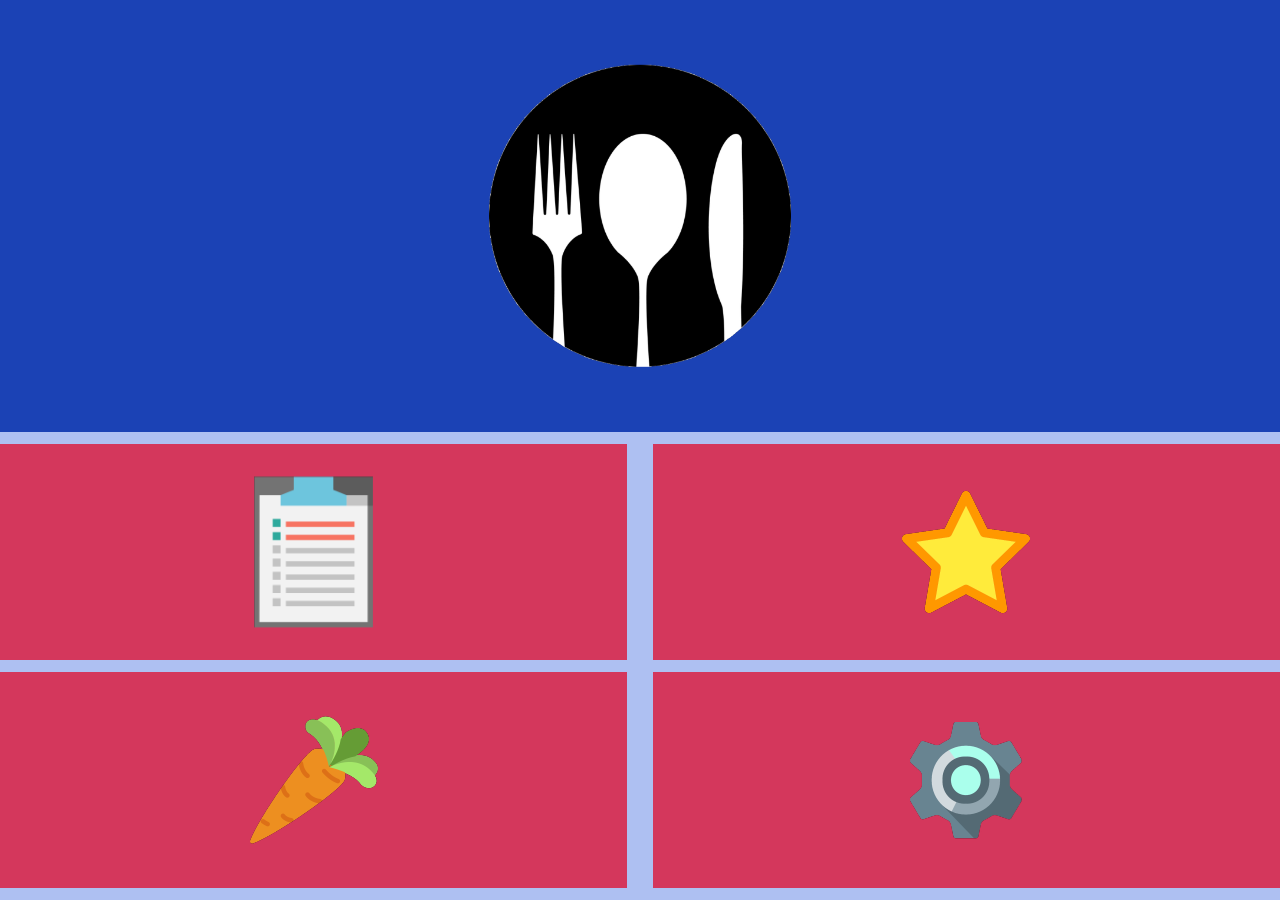
<file: index.html>
<!DOCTYPE html>
<html lang="en">
<head>
<meta charset="utf-8" />
<title>Cooking Assistant - Home</title>
<link rel="stylesheet" href="css/style.css" />
<link rel="manifest" href="manifest.json">
<meta name="viewport" content="width=device-width, initial-scale=1.0, user-scalable=yes">
</head>

<body>
	<main class="homeContainer">
		<!-- Top element -->
		<section class="topDiv">
			<img id="logo" src="img/logo.png">
		</section>
	
		<!-- 2x2 Grid -->
		<div class="grid" onclick="location.href='list.html'">
			<img class="icon" src="img/list.png">
		</div>
		<div class="grid" onclick="location.href='favlist.html'">
			<img class="icon" src="img/favourites.png">
		</div>
		<div class="grid" onclick="location.href='incomplete.html'">
			<img class="icon" src="img/ingredients.png">
		</div>
		<div class="grid" onclick="location.href='incomplete.html'">
			<img class="icon" src="img/settings.png">
		</div>

	</main>
</body>

<script type="text/javascript" src="js/javascript.js"></script>
</file>
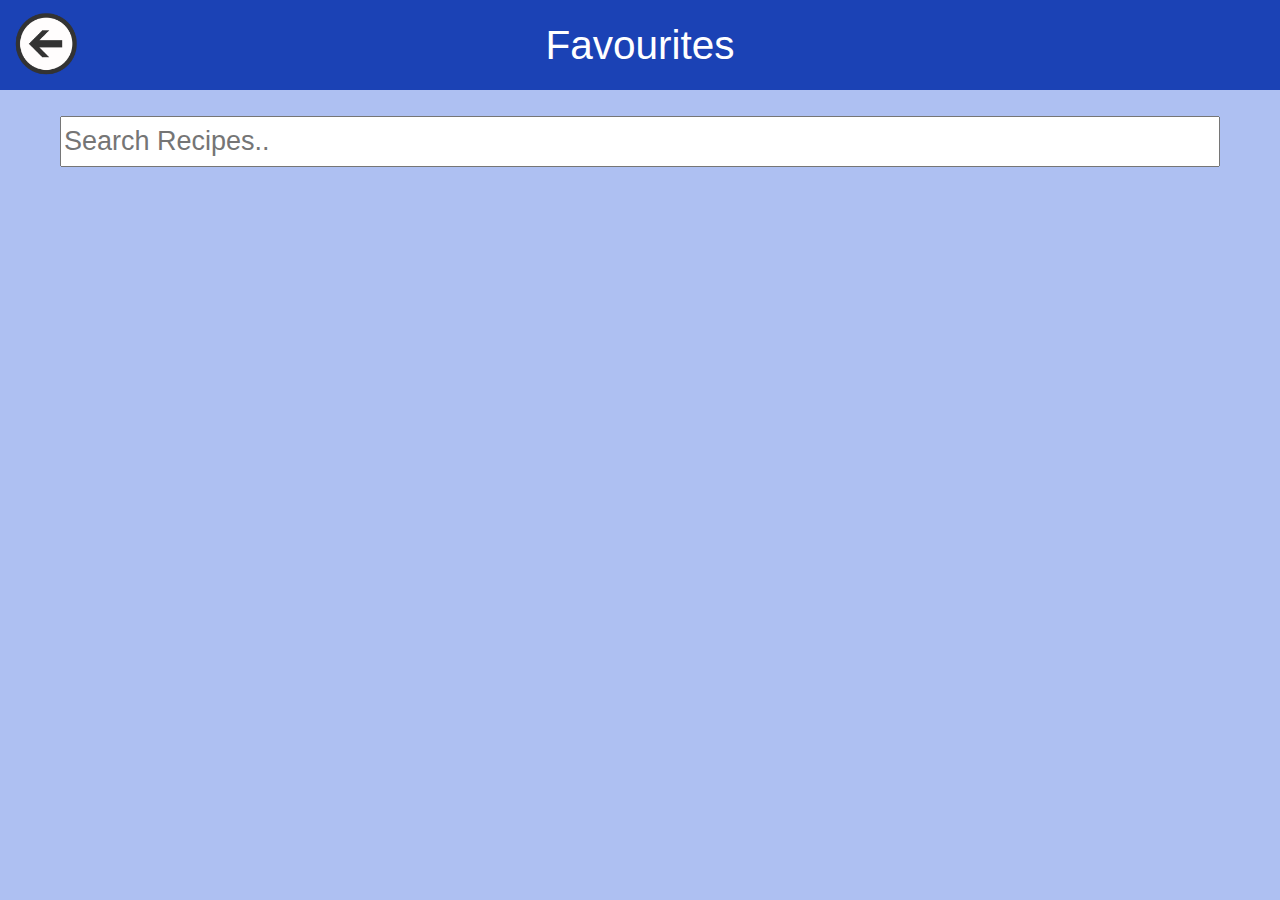
<file: favlist.html>
<!DOCTYPE html>
<html lang="en">
<head>
<meta charset="utf-8" />
<title>Cooking Assistant - Favourite List</title>
<link rel="stylesheet" href="css/style.css" />
<meta name="viewport" content="width=device-width, initial-scale=1.0, user-scalable=yes">
</head>

<body onload="favDisplay()">
	<main class="listContainer">
		<!-- Title Element -->
		<nav class="titleBar">
			<img class="backBtn" src="img/back.png" onclick="location.href='index.html'">
			<p class="pageTitle" >Favourites</p>
			<div class="titleBuffer"></div>
		</nav>
		<div class="titleSpacer"></div>
		
		<!-- searchbar -->
		<input class="searchBar" onkeyup="searchRecipe2()" type="text" id="searchBar" placeholder="Search Recipes.."> 
		
		<!-- recipe table -->
		<table id="recipeTable">
			<tr name="pizza" onclick="location.href='recipes/pizza.html'">
				<td><img class="listImg" src="img/pizza.jpg"></td>
				<td>Pizza</td>
			</tr>
			<tr name="tacos" onclick="location.href='recipes/tacos.html'">
				<td><img class="listImg" src="img/tacos.jpg"></td>
				<td>Tacos</td>
			</tr>
			<tr name="steak" onclick="location.href='recipes/steak.html'">
				<td><img class="listImg" src="img/steak.jpg"></td>
				<td>Steak</td>
			</tr>
			<tr name="spagbol" onclick="location.href='recipes/spagbol.html'">
				<td><img class="listImg" src="img/spaghettiBolognese.jpg"></td>
				<td>Spaghetti Bolognese</td>
			</tr>
			<tr name="donut" onclick="location.href='recipes/donut.html'">
				<td><img class="listImg" src="img/donut.jpg"></td>
				<td>Donuts</td>
			</tr>
		</table>

	</main>
	
</body>

<script type="text/javascript" src="js/javascript.js"></script>
</file>
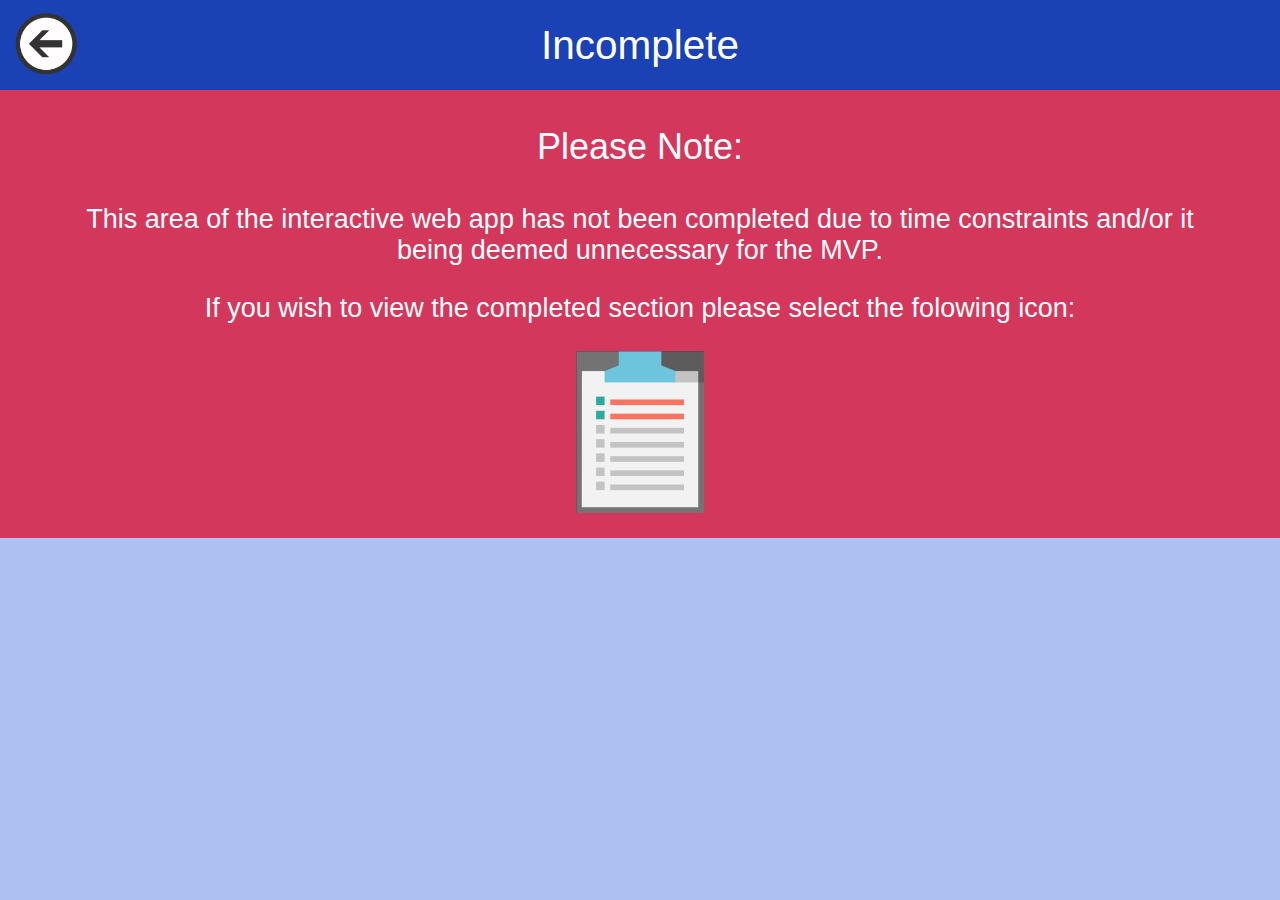
<file: incomplete.html>
<!DOCTYPE html>
<html lang="en">
<head>
<meta charset="utf-8" />
<title>Cooking Assistant - Incomplete</title>
<link rel="stylesheet" href="css/style.css" />
<meta name="viewport" content="width=device-width, initial-scale=1.0, user-scalable=yes">
</head>

<body>
	<main class="listContainer">
		<!-- Title Element -->
		<nav class="titleBar">
			<img class="backBtn" src="img/back.png" onclick="location.href='index.html'">
			<p class="pageTitle" >Incomplete</p>
			<div class="titleBuffer"></div>
		</nav>
		<div class="titleSpacer"></div>
		
		
		<!-- Notice text -->
		<section class="textBoxIncomplete" >
			<p class="subTitle" >Please Note:</p>
			<p>This area of the interactive web app has not been completed due to time constraints and/or it being deemed unnecessary for the MVP.</p>
			<p>If you wish to view the completed section please select the folowing icon:</p>
			<img class="noticeImg" src="img/list.png" onclick="location.href='list.html'">
		</section>
		
	</main>
</body>

<script type="text/javascript" src="js/javascript.js"></script>
</file>
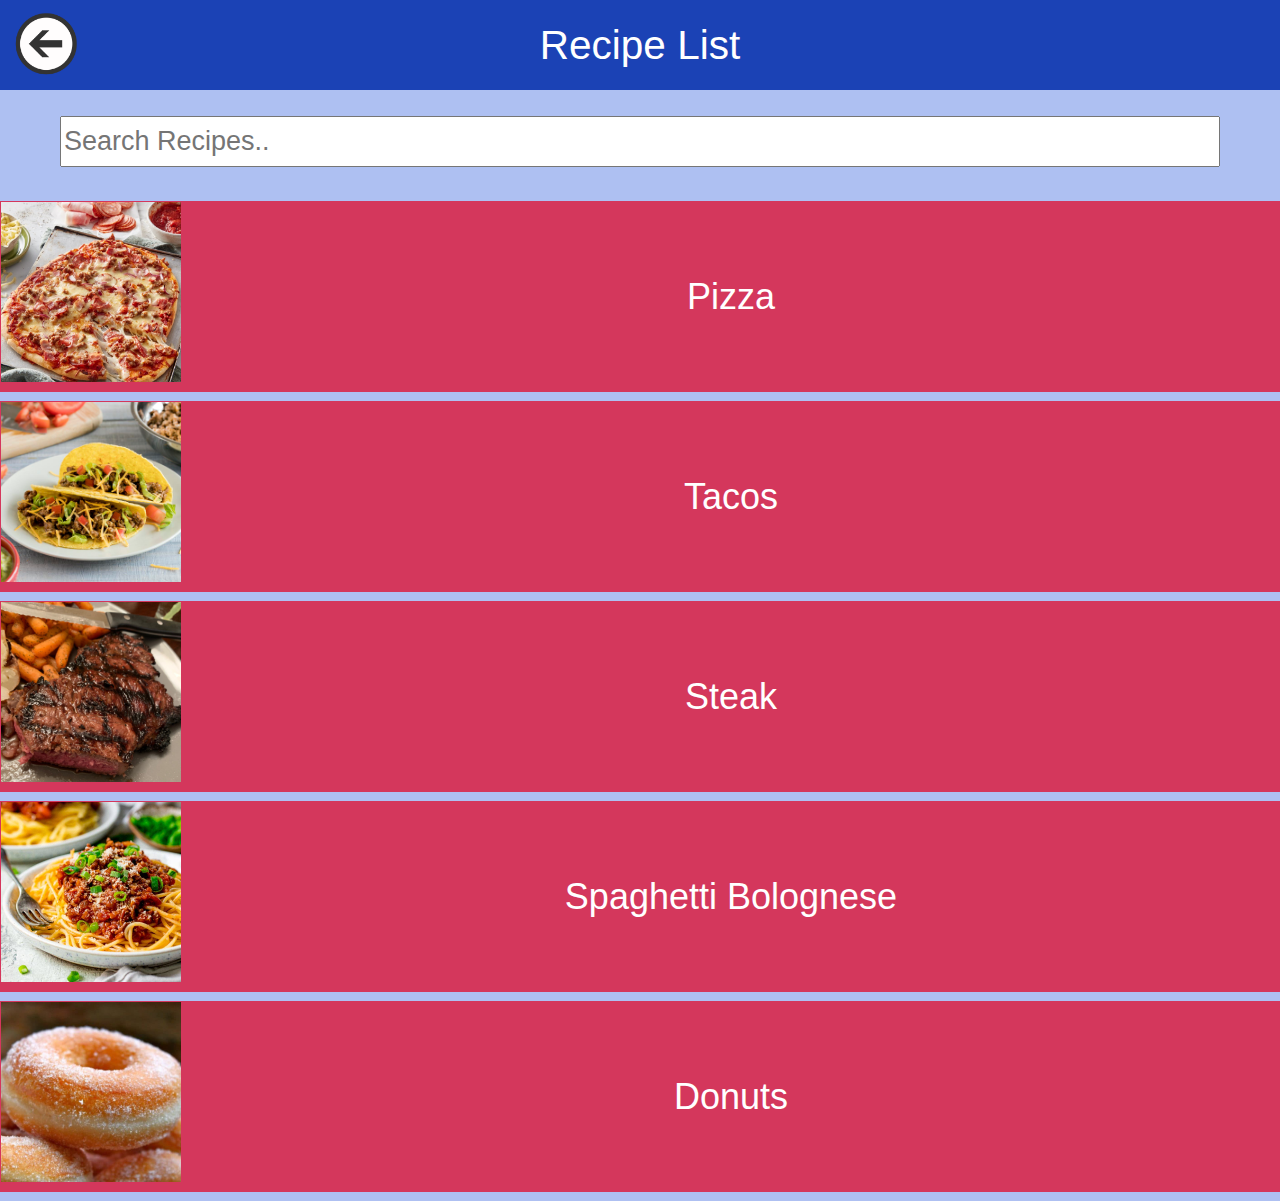
<file: list.html>
<!DOCTYPE html>
<html lang="en">
<head>
<meta charset="utf-8" />
<title>Cooking Assistant - List</title>
<link rel="stylesheet" href="css/style.css" />
<meta name="viewport" content="width=device-width, initial-scale=1.0, user-scalable=yes">
</head>

<body>
	<main class="listContainer">
		<!-- Title Element -->
		<nav class="titleBar">
			<img class="backBtn" src="img/back.png" onclick="location.href='index.html'">
			<p class="pageTitle" >Recipe List</p>
			<div class="titleBuffer"></div>
		</nav>
		<div class="titleSpacer"></div>
		
		<!-- searchbar -->
		<input class="searchBar" onkeyup="searchRecipe()" type="text" id="searchBar" placeholder="Search Recipes.."> 
		
		<!-- recipe table -->
		<table id="recipeTable">
			<tr onclick="location.href='recipes/pizza.html'">
				<td><img class="listImg" src="img/pizza.jpg"></td>
				<td>Pizza</td>
			</tr>
			<tr onclick="location.href='recipes/tacos.html'">
				<td><img class="listImg" src="img/tacos.jpg"></td>
				<td>Tacos</td>
			</tr>
			<tr onclick="location.href='recipes/steak.html'">
				<td><img class="listImg" src="img/steak.jpg"></td>
				<td>Steak</td>
			</tr>
			<tr onclick="location.href='recipes/spagbol.html'">
				<td><img class="listImg" src="img/spaghettiBolognese.jpg"></td>
				<td>Spaghetti Bolognese</td>
			</tr>
			<tr onclick="location.href='recipes/donut.html'">
				<td><img class="listImg" src="img/donut.jpg"></td>
				<td>Donuts</td>
			</tr>
		</table>

	</main>
	
</body>

<script type="text/javascript" src="js/javascript.js"></script>
</file>
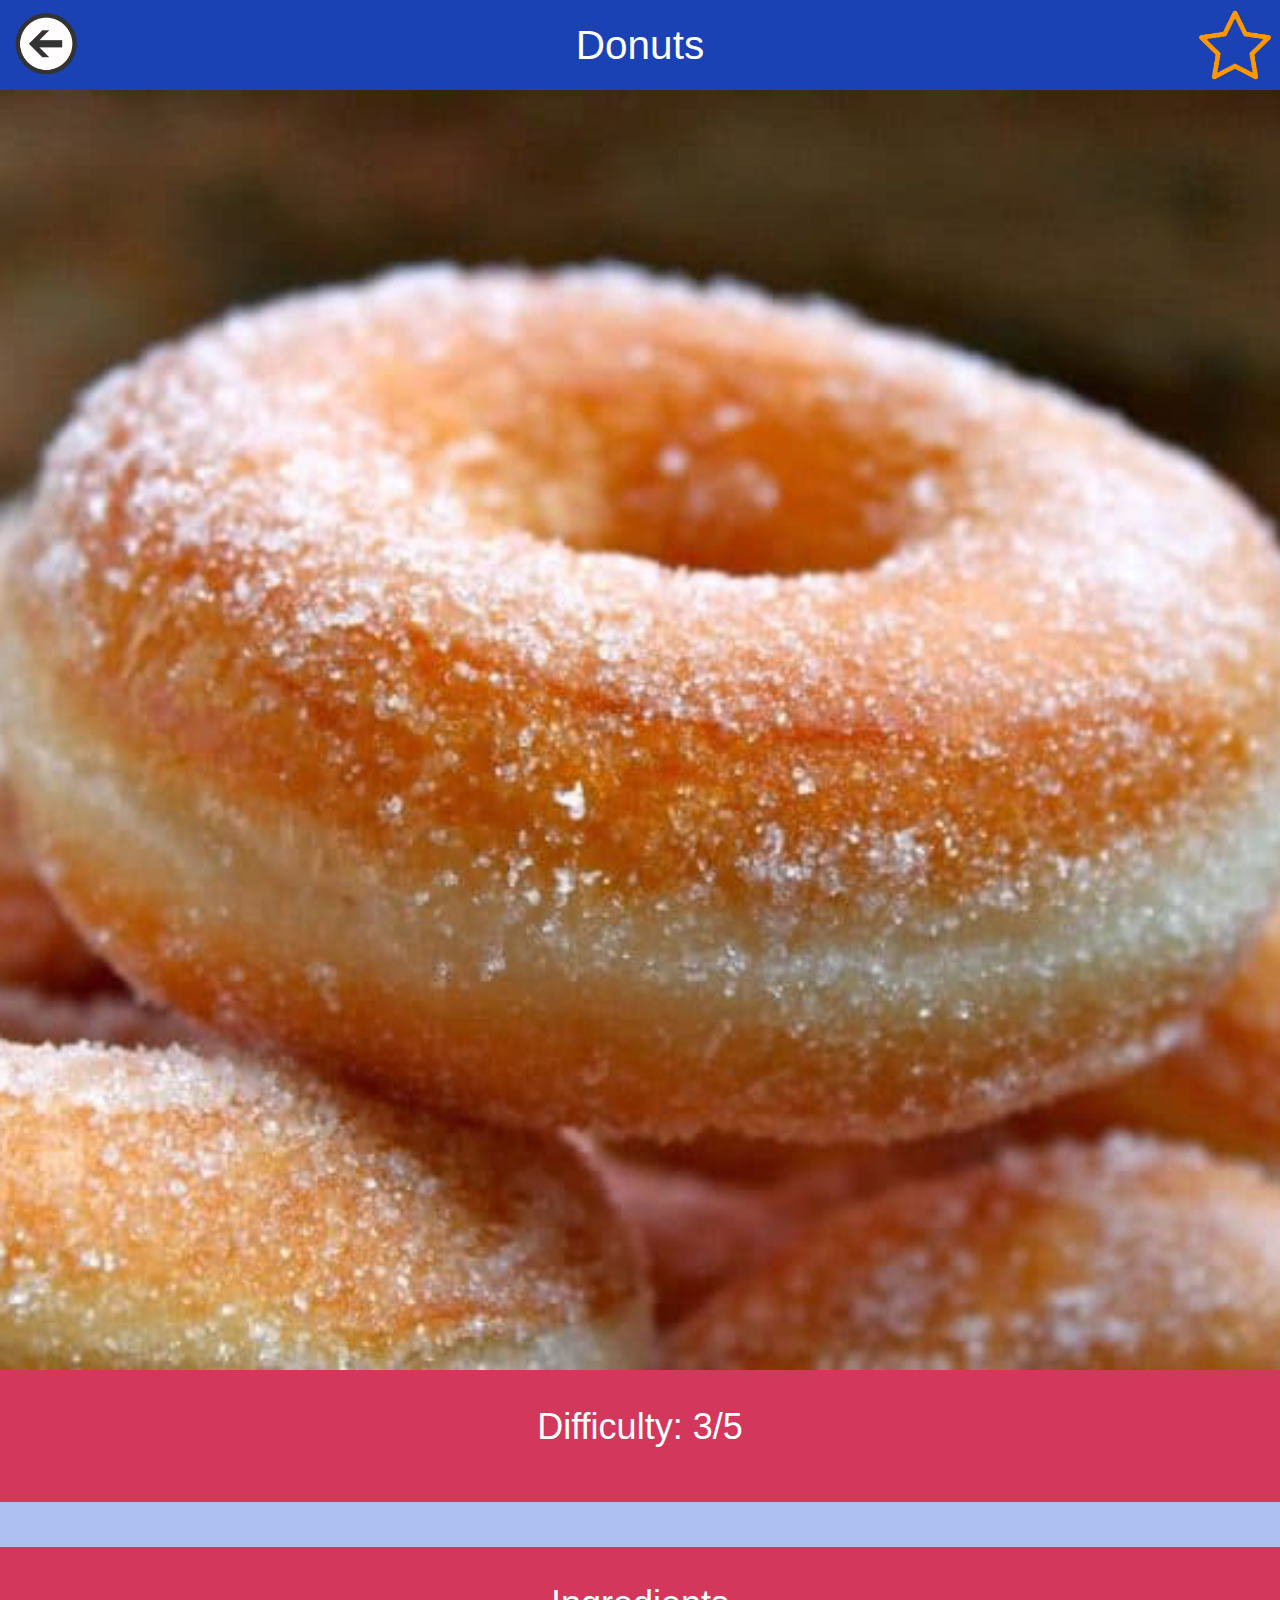
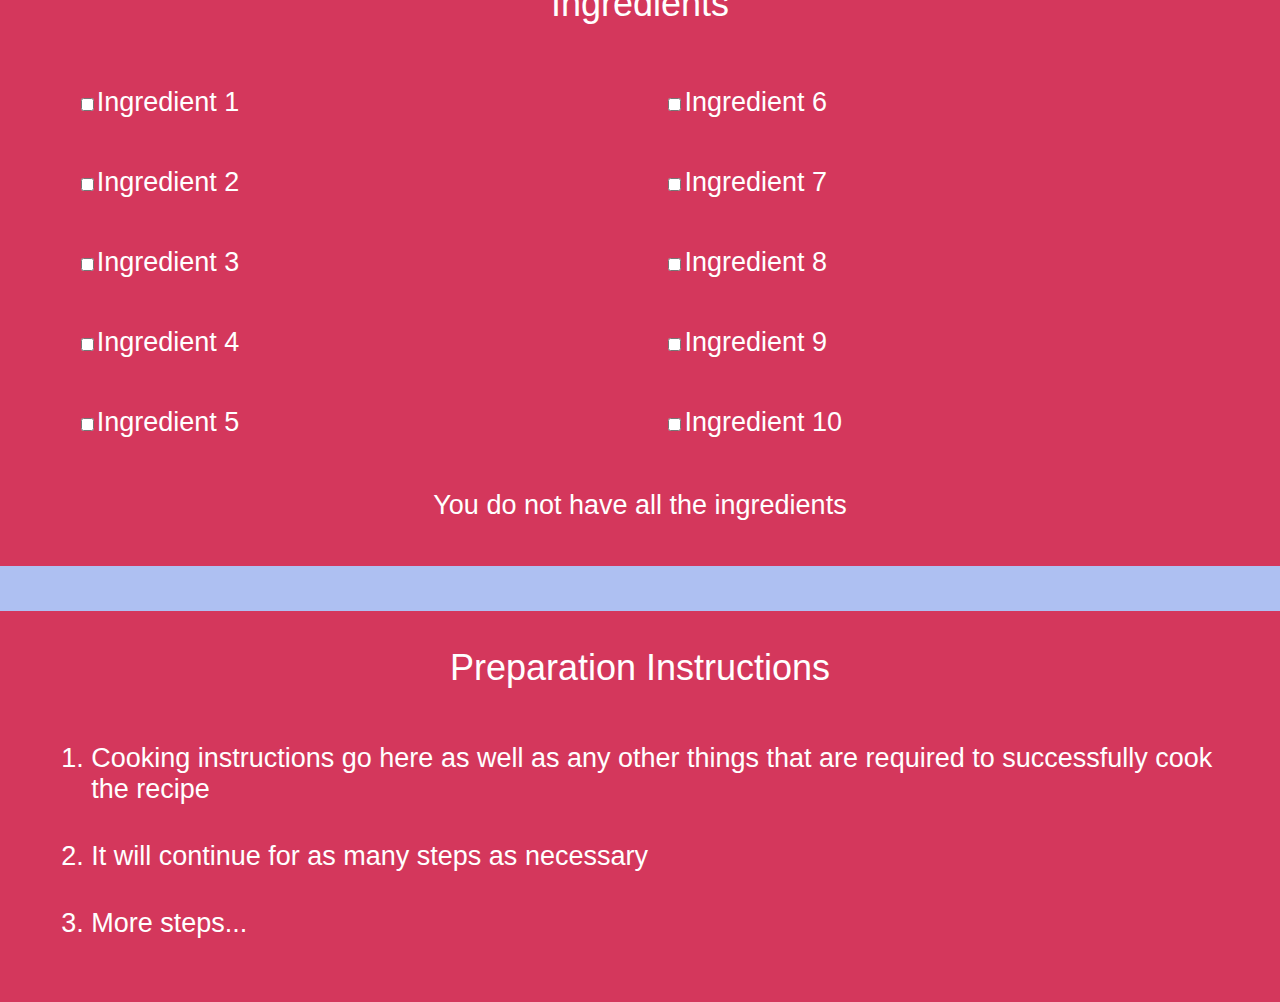
<file: recipes/donut.html>
<!DOCTYPE html>
<html lang="en">
<head>
<meta charset="utf-8" />
<title>Cooking Assistant - Donuts</title>
<link rel="stylesheet" href="../css/style.css" />
<meta name="viewport" content="width=device-width, initial-scale=1.0, user-scalable=yes">
</head>

<body onload="favCheck()">
	<main class="listContainer">
		<!-- Title Element -->
		<nav class="titleBar">
			<img class="backBtn" src="../img/back.png" onclick="previousPage()">
			<p class="pageTitle" >Donuts</p>
			<img name="donut" class="favBtn" src="">
		</nav>
		<div class="titleSpacer"></div>
		
		
		<!-- Main image -->
		<img class="recipePage" src="../img/donut.jpg">
		
		
		<!-- Difficulty Stats -->
		<section class="textBox" >
			<p class="subTitle" >Difficulty: 3/5</p>
		</section>
		
		
		<div class="buffer"></div>
		
		<!-- Ingredients -->
		<section class="textBox">
			<p class="subTitle" >Ingredients</p>
			<table class="ingredientTable">
				<tr>
					<td><label><input type="checkbox" name="ingcheck" onclick='checkboxScan()'/>Ingredient 1</label></td>
					<td><label><input type="checkbox" name="ingcheck" onclick='checkboxScan()'/>Ingredient 6</label></td>
				</tr>
				<tr>
					<td><label><input type="checkbox" name="ingcheck" onclick='checkboxScan()'/>Ingredient 2</label></td>
					<td><label><input type="checkbox" name="ingcheck" onclick='checkboxScan()'/>Ingredient 7</label></td>
				</tr>
				<tr>
					<td><label><input type="checkbox" name="ingcheck" onclick='checkboxScan()'/>Ingredient 3</label></td>
					<td><label><input type="checkbox" name="ingcheck" onclick='checkboxScan()'/>Ingredient 8</label></td>
				</tr>
				<tr>
					<td><label><input type="checkbox" name="ingcheck" onclick='checkboxScan()'/>Ingredient 4</label></td>
					<td><label><input type="checkbox" name="ingcheck" onclick='checkboxScan()'/>Ingredient 9</label></td>
				</tr>
				<tr>
					<td><label><input type="checkbox" name="ingcheck" onclick='checkboxScan()'/>Ingredient 5</label></td>
					<td><label><input type="checkbox" name="ingcheck" onclick='checkboxScan()'/>Ingredient 10</label></td>
				</tr>
			</table>
			
			<p class="ingredientMsg">You do not have all the ingredients</p>
			
		</section>
		
		
		<div class="buffer"></div>
		
		
		<!-- Prep Instructions -->
		<section class="textBox" >
			<p class="subTitle" >Preparation Instructions</p>
			<ol>
				<li>Cooking instructions go here as well as any other things that are required to successfully cook the recipe</li>
				<li>It will continue for as many steps as necessary</li>
				<li>More steps...</li>
			</ol>		
		</section>
		
	</main>
</body>

<script type="text/javascript" src="../js/javascript.js"></script>
</file>
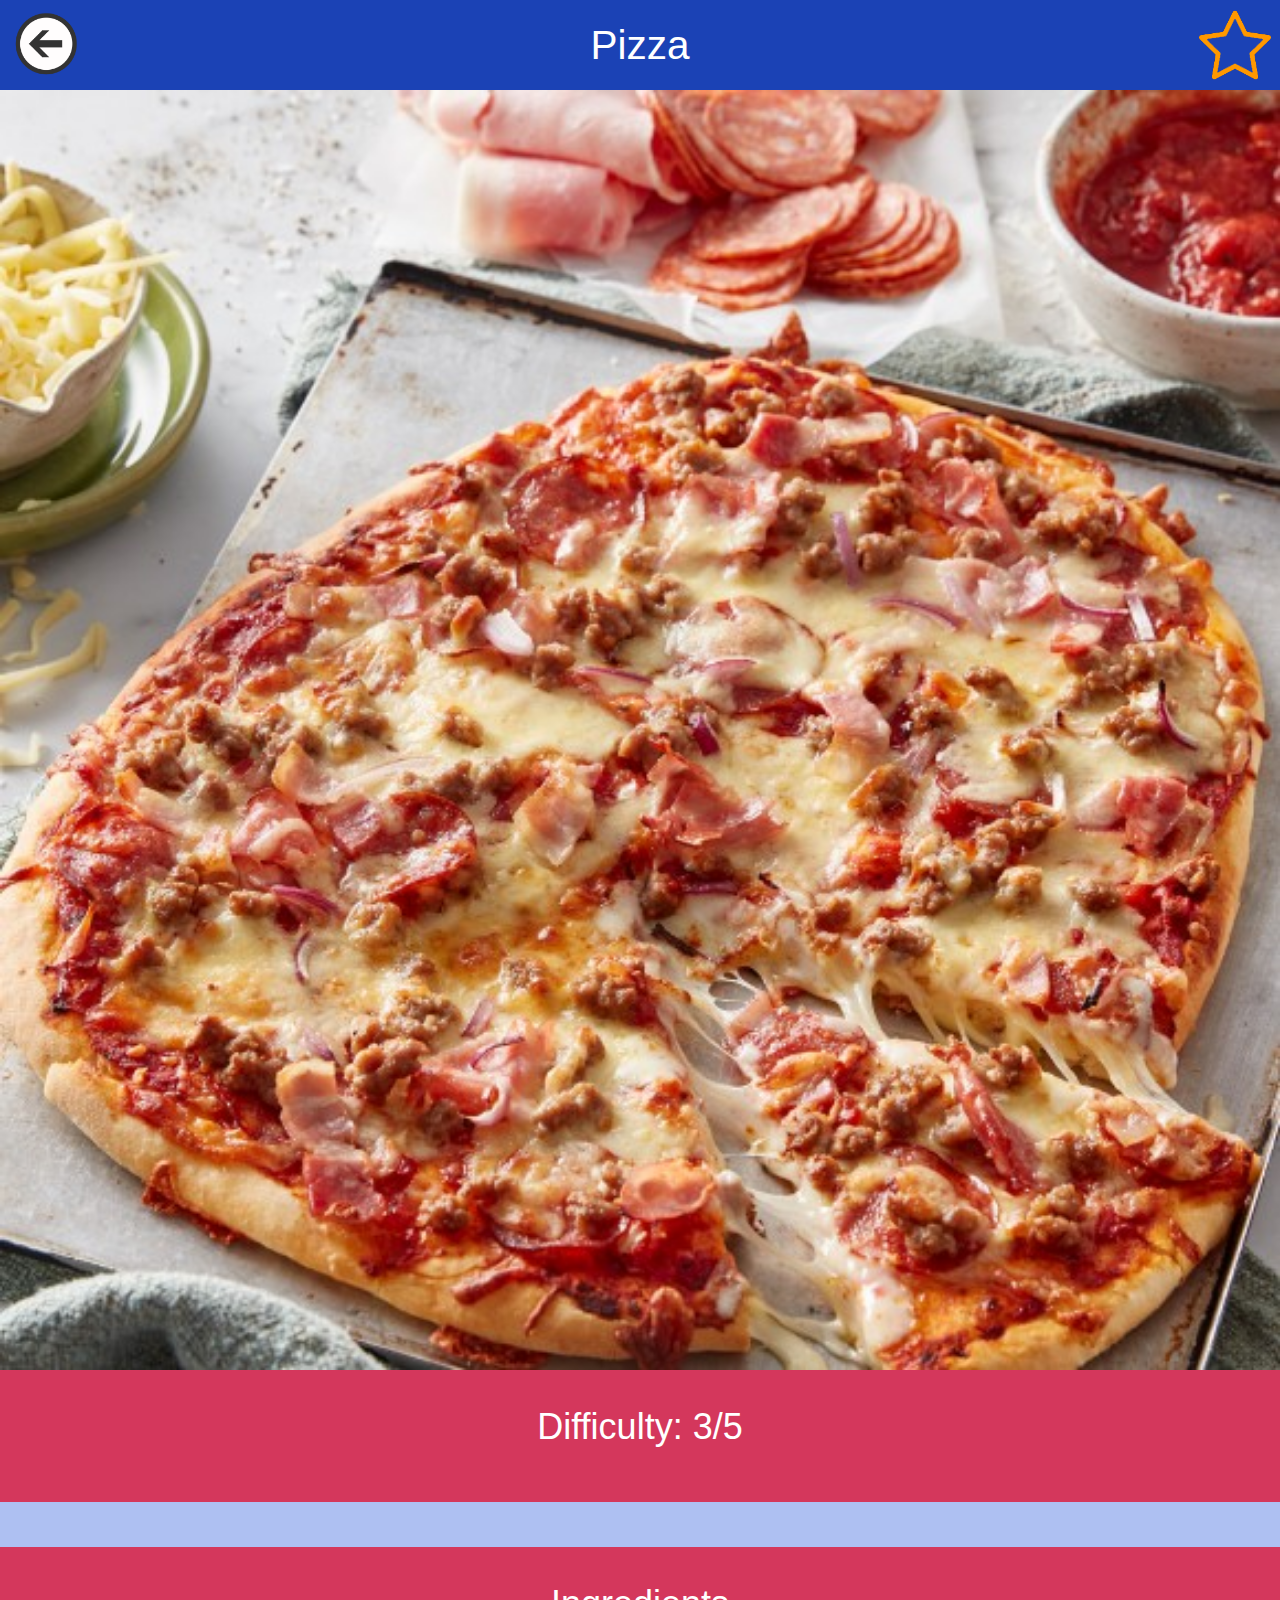
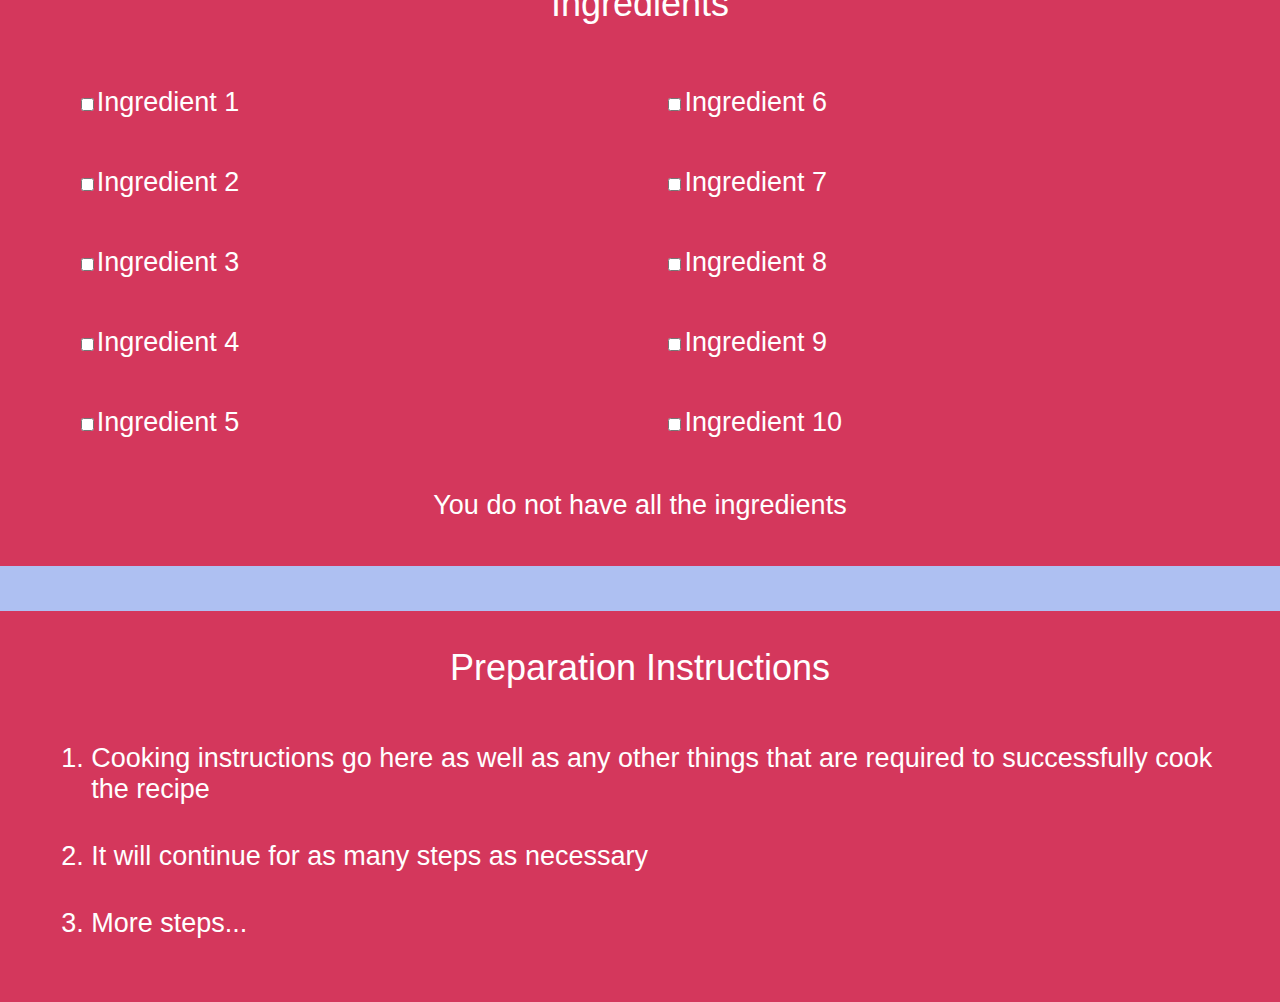
<file: recipes/pizza.html>
<!DOCTYPE html>
<html lang="en">
<head>
<meta charset="utf-8" />
<title>Cooking Assistant - Pizza</title>
<link rel="stylesheet" href="../css/style.css" />
<meta name="viewport" content="width=device-width, initial-scale=1.0, user-scalable=yes">
</head>

<body onload="favCheck()">
	<main class="listContainer">
		<!-- Title Element -->
		<nav class="titleBar">
			<img class="backBtn" src="../img/back.png" onclick="previousPage()">
			<p class="pageTitle" >Pizza</p>
			<img name="pizza" class="favBtn" src="">
		</nav>
		<div class="titleSpacer"></div>
		
		
		<!-- Main image -->
		<img class="recipePage" src="../img/pizza.jpg">
		
		<!-- Difficulty Stats -->
		<section class="textBox" >
			<p class="subTitle" >Difficulty: 3/5</p>
		</section>
		
		
		<div class="buffer"></div>
		
		<!-- Ingredients -->
		<section class="textBox">
			<p class="subTitle" >Ingredients</p>
			<table class="ingredientTable">
				<tr>
					<td><label><input type="checkbox" name="ingcheck" onclick='checkboxScan()'/>Ingredient 1</label></td>
					<td><label><input type="checkbox" name="ingcheck" onclick='checkboxScan()'/>Ingredient 6</label></td>
				</tr>
				<tr>
					<td><label><input type="checkbox" name="ingcheck" onclick='checkboxScan()'/>Ingredient 2</label></td>
					<td><label><input type="checkbox" name="ingcheck" onclick='checkboxScan()'/>Ingredient 7</label></td>
				</tr>
				<tr>
					<td><label><input type="checkbox" name="ingcheck" onclick='checkboxScan()'/>Ingredient 3</label></td>
					<td><label><input type="checkbox" name="ingcheck" onclick='checkboxScan()'/>Ingredient 8</label></td>
				</tr>
				<tr>
					<td><label><input type="checkbox" name="ingcheck" onclick='checkboxScan()'/>Ingredient 4</label></td>
					<td><label><input type="checkbox" name="ingcheck" onclick='checkboxScan()'/>Ingredient 9</label></td>
				</tr>
				<tr>
					<td><label><input type="checkbox" name="ingcheck" onclick='checkboxScan()'/>Ingredient 5</label></td>
					<td><label><input type="checkbox" name="ingcheck" onclick='checkboxScan()'/>Ingredient 10</label></td>
				</tr>
			</table>
			
			<p class="ingredientMsg">You do not have all the ingredients</p>
			
		</section>
		
		
		<div class="buffer"></div>
		
		
		<!-- Prep Instructions -->
		<section class="textBox" >
			<p class="subTitle" >Preparation Instructions</p>
			<ol>
				<li>Cooking instructions go here as well as any other things that are required to successfully cook the recipe</li>
				<li>It will continue for as many steps as necessary</li>
				<li>More steps...</li>
			</ol>		
		</section>
		
	</main>
</body>

<script type="text/javascript" src="../js/javascript.js"></script>
</file>
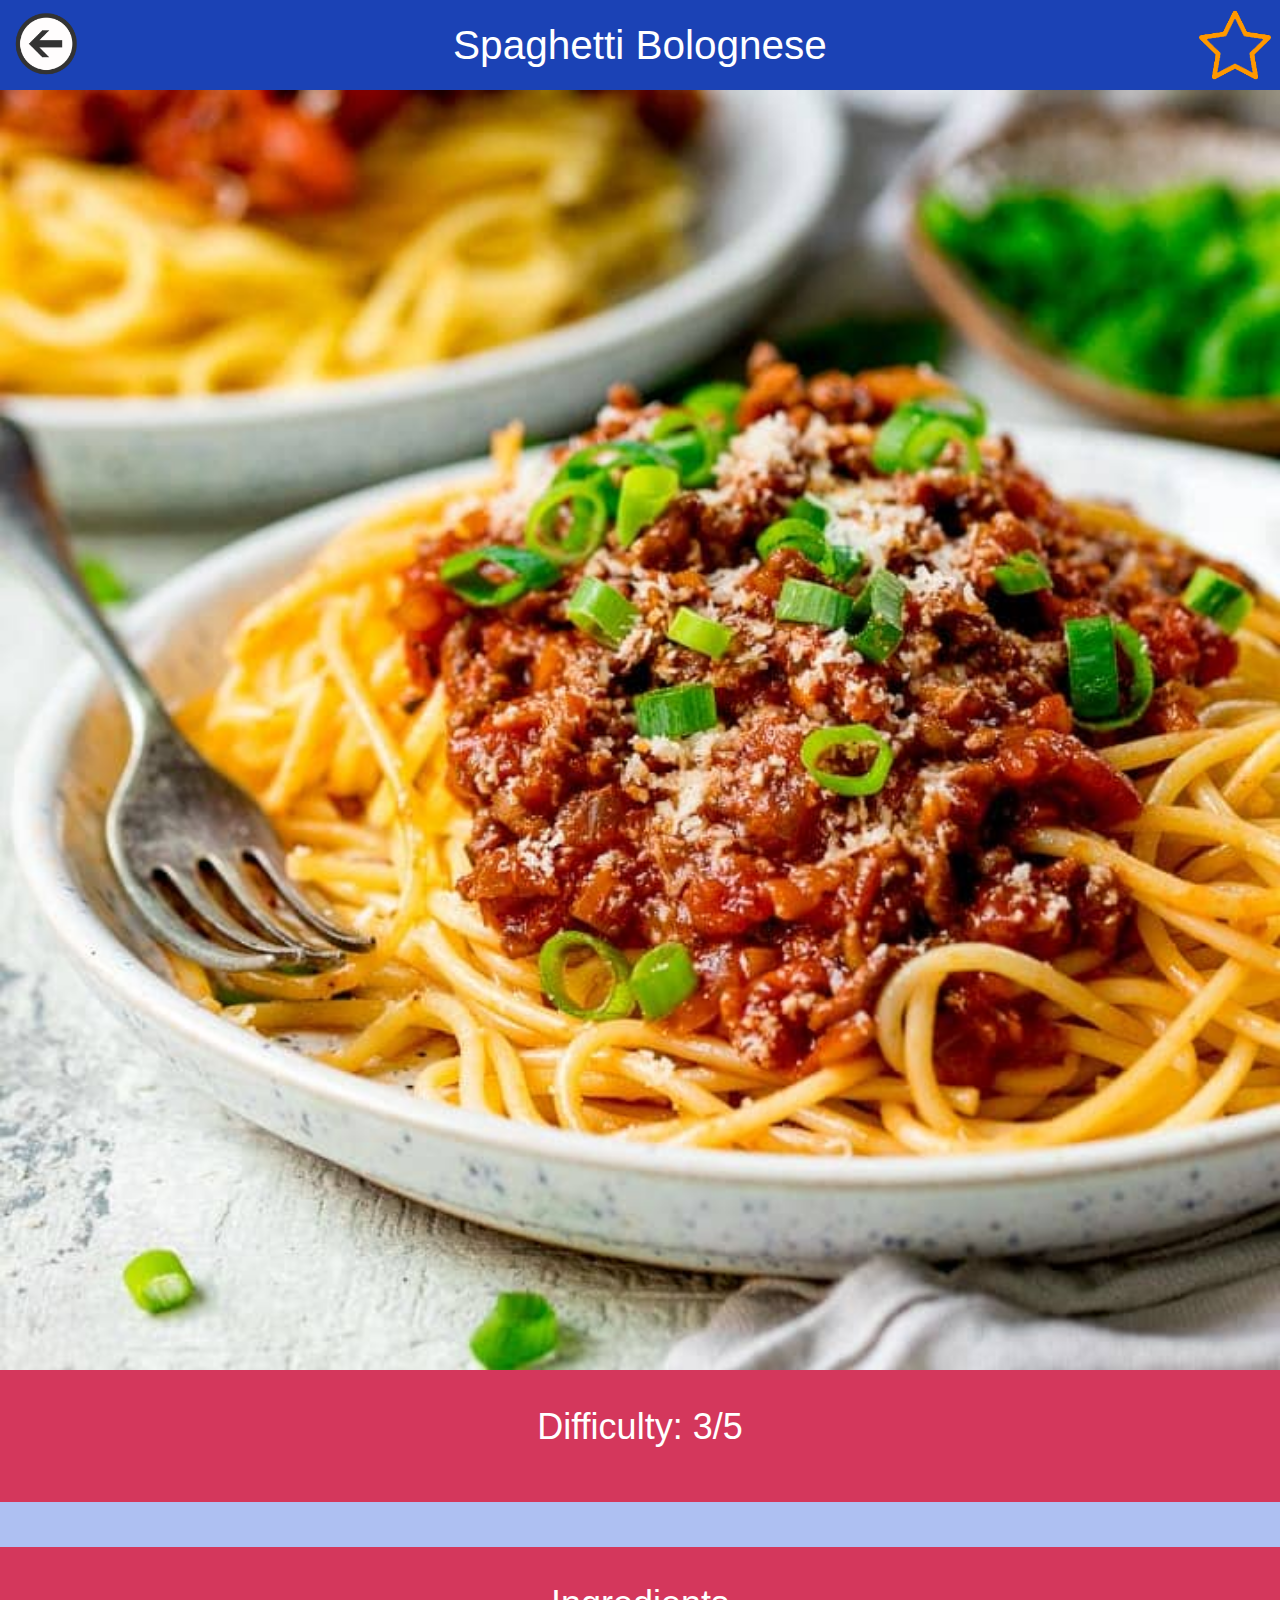
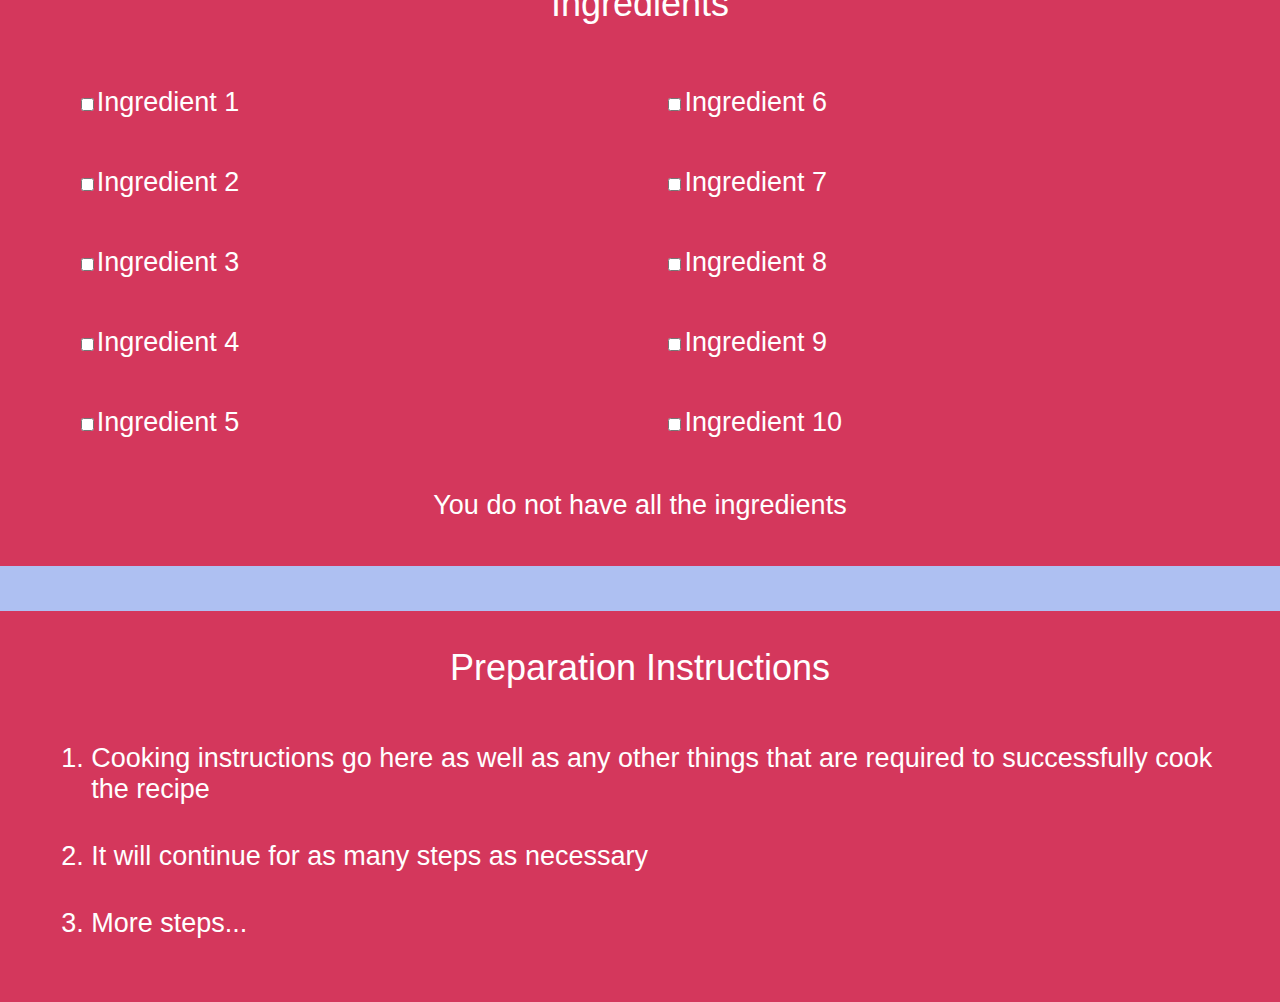
<file: recipes/spagbol.html>
<!DOCTYPE html>
<html lang="en">
<head>
<meta charset="utf-8" />
<title>Cooking Assistant - Spaghetti Bolognese</title>
<link rel="stylesheet" href="../css/style.css" />
<meta name="viewport" content="width=device-width, initial-scale=1.0, user-scalable=yes">
</head>

<body onload="favCheck()">
	<main class="listContainer">
		<!-- Title Element -->
		<nav class="titleBar">
			<img class="backBtn" src="../img/back.png" onclick="previousPage()">
			<p class="pageTitle" >Spaghetti Bolognese</p>
			<img name="spagbol" class="favBtn" src="">
		</nav>
		<div class="titleSpacer"></div>
		
		
		<!-- Main image -->
		<img class="recipePage" src="../img/spaghettiBolognese.jpg">
		
		<!-- Difficulty Stats -->
		<section class="textBox" >
			<p class="subTitle" >Difficulty: 3/5</p>
		</section>
		
		
		<div class="buffer"></div>
		
		<!-- Ingredients -->
		<section class="textBox">
			<p class="subTitle" >Ingredients</p>
			<table class="ingredientTable">
				<tr>
					<td><label><input type="checkbox" name="ingcheck" onclick='checkboxScan()'/>Ingredient 1</label></td>
					<td><label><input type="checkbox" name="ingcheck" onclick='checkboxScan()'/>Ingredient 6</label></td>
				</tr>
				<tr>
					<td><label><input type="checkbox" name="ingcheck" onclick='checkboxScan()'/>Ingredient 2</label></td>
					<td><label><input type="checkbox" name="ingcheck" onclick='checkboxScan()'/>Ingredient 7</label></td>
				</tr>
				<tr>
					<td><label><input type="checkbox" name="ingcheck" onclick='checkboxScan()'/>Ingredient 3</label></td>
					<td><label><input type="checkbox" name="ingcheck" onclick='checkboxScan()'/>Ingredient 8</label></td>
				</tr>
				<tr>
					<td><label><input type="checkbox" name="ingcheck" onclick='checkboxScan()'/>Ingredient 4</label></td>
					<td><label><input type="checkbox" name="ingcheck" onclick='checkboxScan()'/>Ingredient 9</label></td>
				</tr>
				<tr>
					<td><label><input type="checkbox" name="ingcheck" onclick='checkboxScan()'/>Ingredient 5</label></td>
					<td><label><input type="checkbox" name="ingcheck" onclick='checkboxScan()'/>Ingredient 10</label></td>
				</tr>
			</table>
			
			<p class="ingredientMsg">You do not have all the ingredients</p>
			
		</section>
		
		
		<div class="buffer"></div>
		
		
		<!-- Prep Instructions -->
		<section class="textBox" >
			<p class="subTitle" >Preparation Instructions</p>
			<ol>
				<li>Cooking instructions go here as well as any other things that are required to successfully cook the recipe</li>
				<li>It will continue for as many steps as necessary</li>
				<li>More steps...</li>
			</ol>		
		</section>
		
	</main>
</body>

<script type="text/javascript" src="../js/javascript.js"></script>
</file>
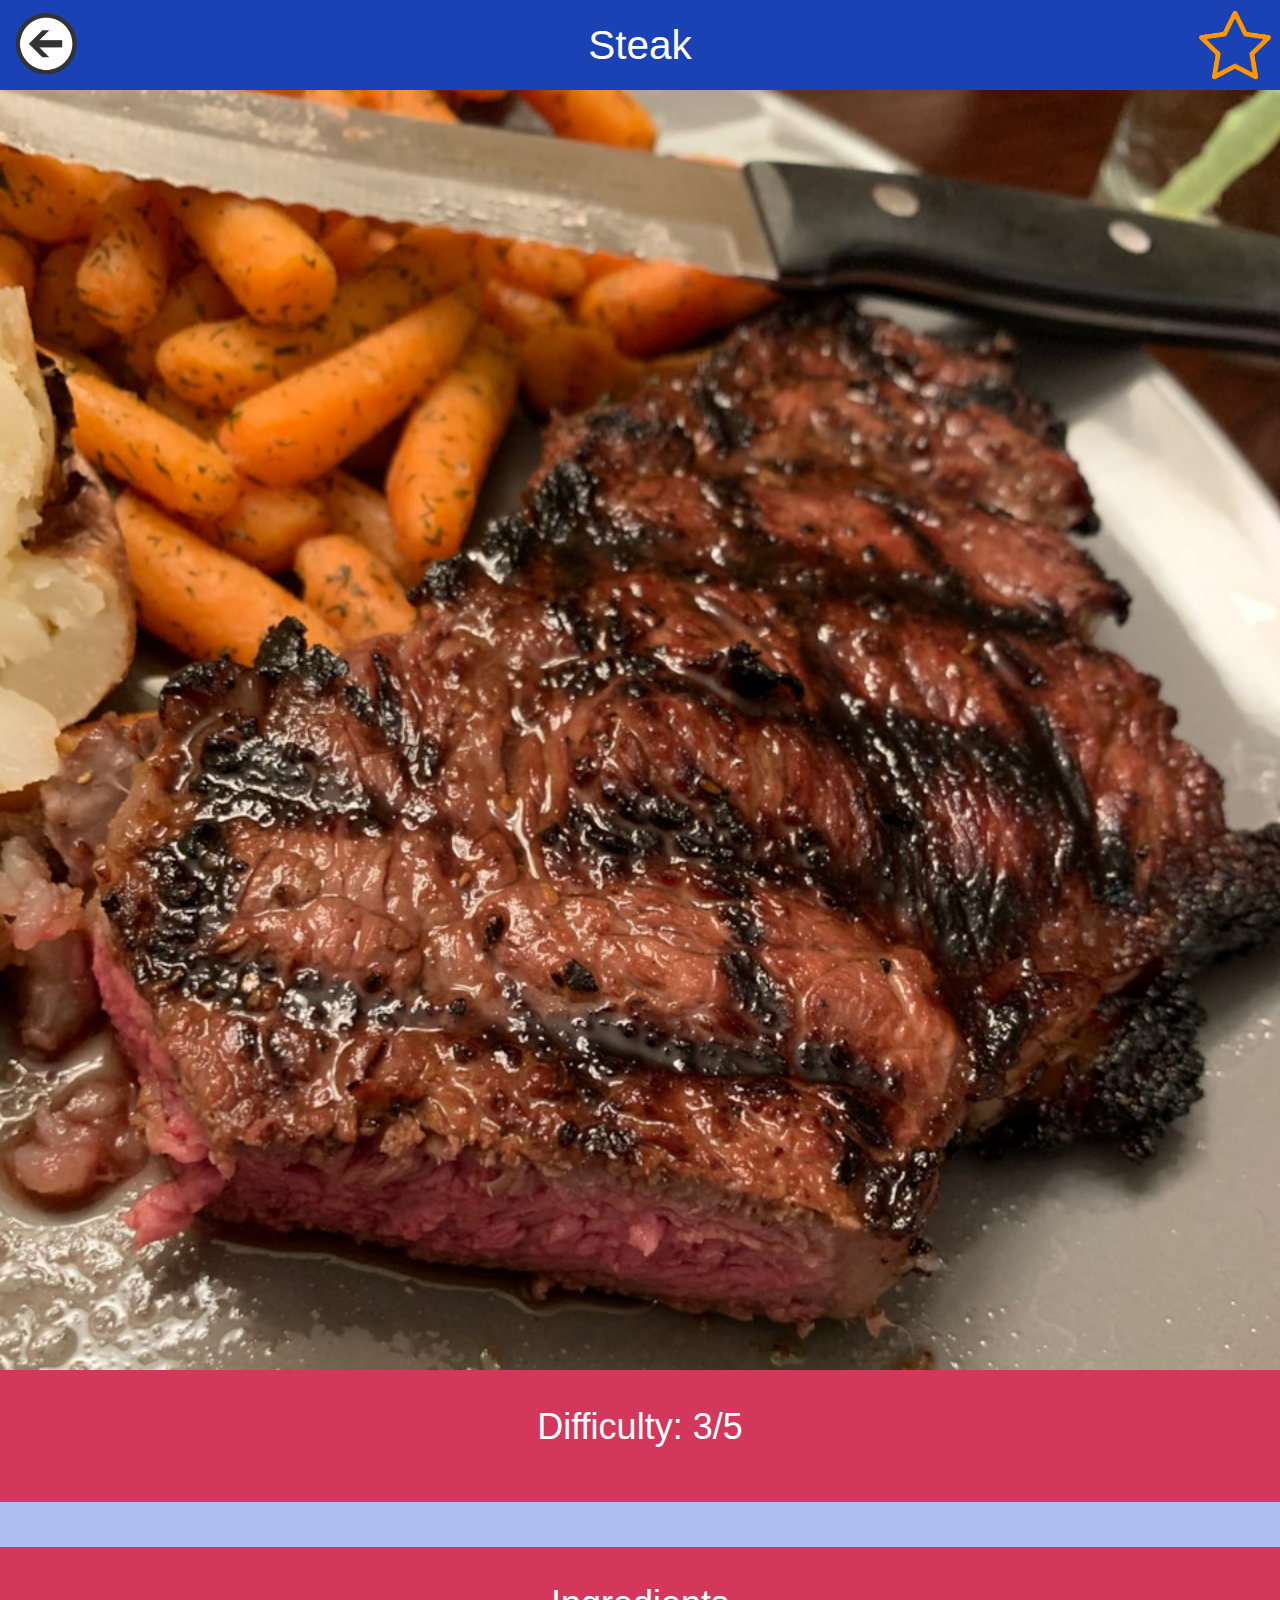
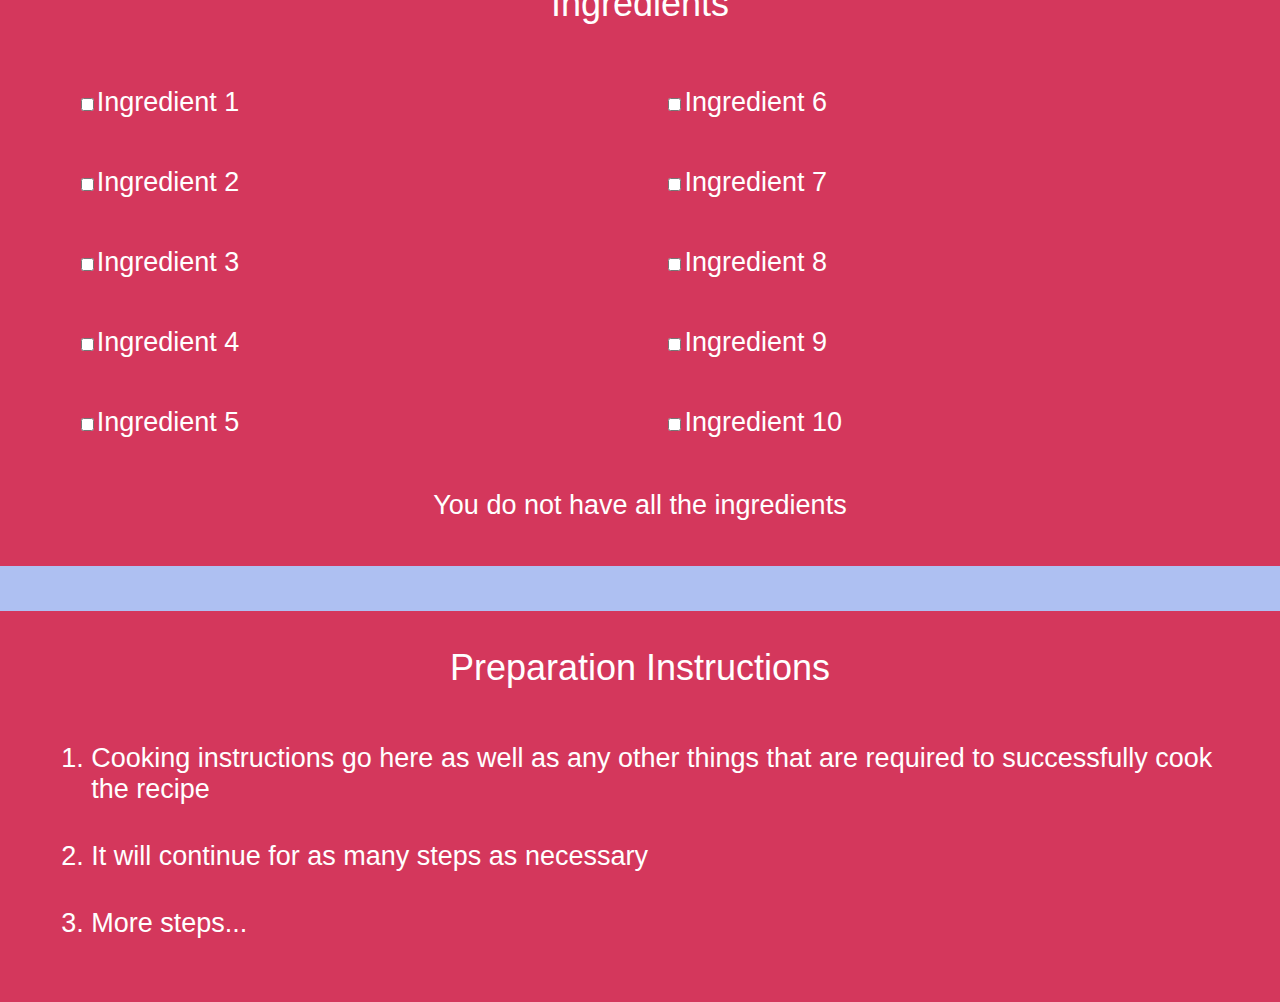
<file: recipes/steak.html>
<!DOCTYPE html>
<html lang="en">
<head>
<meta charset="utf-8" />
<title>Cooking Assistant - Steak</title>
<link rel="stylesheet" href="../css/style.css" />
<meta name="viewport" content="width=device-width, initial-scale=1.0, user-scalable=yes">
</head>

<body onload="favCheck()">
	<main class="listContainer">
		<!-- Title Element -->
		<nav class="titleBar">
			<img class="backBtn" src="../img/back.png" onclick="previousPage()">
			<p class="pageTitle" >Steak</p>
			<img name="steak" class="favBtn" src="">
		</nav>
		<div class="titleSpacer"></div>
		
		
		<!-- Main image -->
		<img class="recipePage" src="../img/steak.jpg">
		
		
		<!-- Difficulty Stats -->
		<section class="textBox" >
			<p class="subTitle" >Difficulty: 3/5</p>
		</section>
		
		
		<div class="buffer"></div>
		
		<!-- Ingredients -->
		<section class="textBox">
			<p class="subTitle" >Ingredients</p>
			<table class="ingredientTable">
				<tr>
					<td><label><input type="checkbox" name="ingcheck" onclick='checkboxScan()'/>Ingredient 1</label></td>
					<td><label><input type="checkbox" name="ingcheck" onclick='checkboxScan()'/>Ingredient 6</label></td>
				</tr>
				<tr>
					<td><label><input type="checkbox" name="ingcheck" onclick='checkboxScan()'/>Ingredient 2</label></td>
					<td><label><input type="checkbox" name="ingcheck" onclick='checkboxScan()'/>Ingredient 7</label></td>
				</tr>
				<tr>
					<td><label><input type="checkbox" name="ingcheck" onclick='checkboxScan()'/>Ingredient 3</label></td>
					<td><label><input type="checkbox" name="ingcheck" onclick='checkboxScan()'/>Ingredient 8</label></td>
				</tr>
				<tr>
					<td><label><input type="checkbox" name="ingcheck" onclick='checkboxScan()'/>Ingredient 4</label></td>
					<td><label><input type="checkbox" name="ingcheck" onclick='checkboxScan()'/>Ingredient 9</label></td>
				</tr>
				<tr>
					<td><label><input type="checkbox" name="ingcheck" onclick='checkboxScan()'/>Ingredient 5</label></td>
					<td><label><input type="checkbox" name="ingcheck" onclick='checkboxScan()'/>Ingredient 10</label></td>
				</tr>
			</table>
			
			<p class="ingredientMsg">You do not have all the ingredients</p>
			
		</section>
		
		
		<div class="buffer"></div>
		
		
		<!-- Prep Instructions -->
		<section class="textBox" >
			<p class="subTitle" >Preparation Instructions</p>
			<ol>
				<li>Cooking instructions go here as well as any other things that are required to successfully cook the recipe</li>
				<li>It will continue for as many steps as necessary</li>
				<li>More steps...</li>
			</ol>		
		</section>
		
	</main>
</body>

<script type="text/javascript" src="../js/javascript.js"></script>
</file>
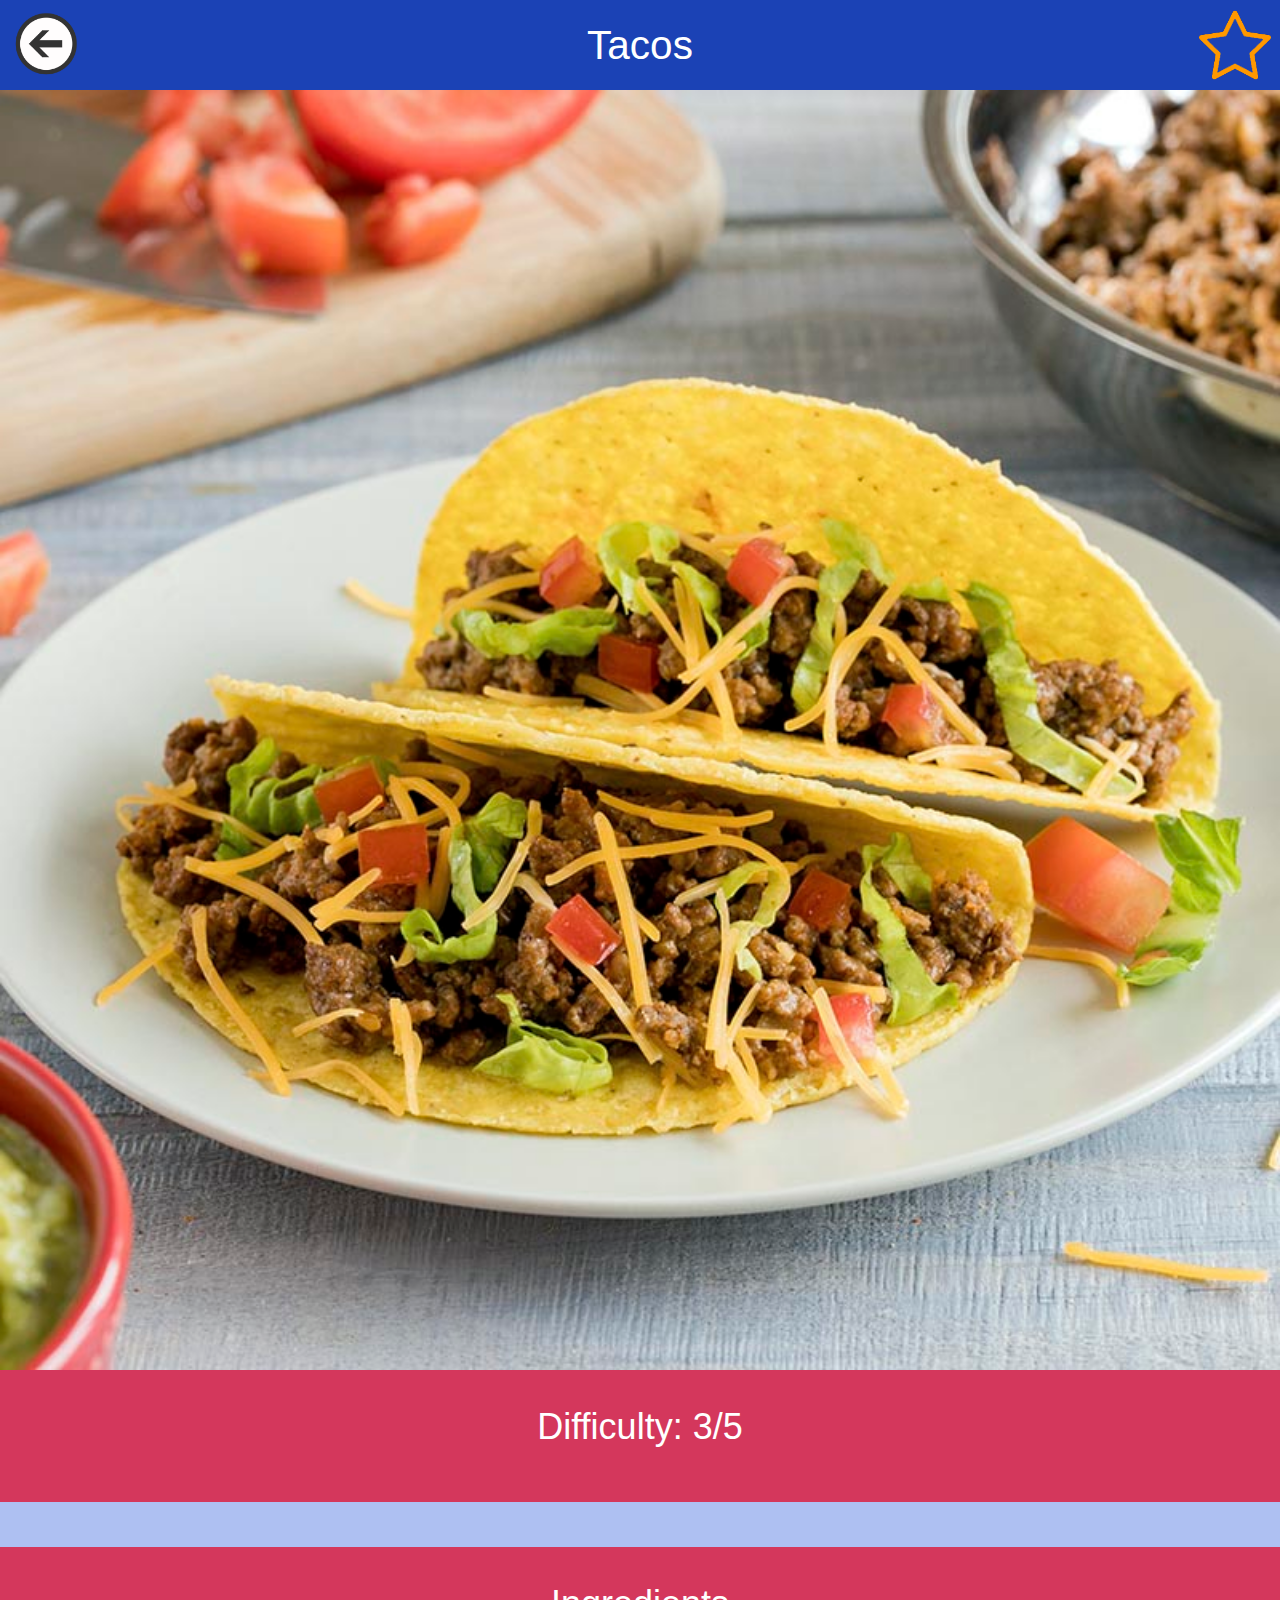
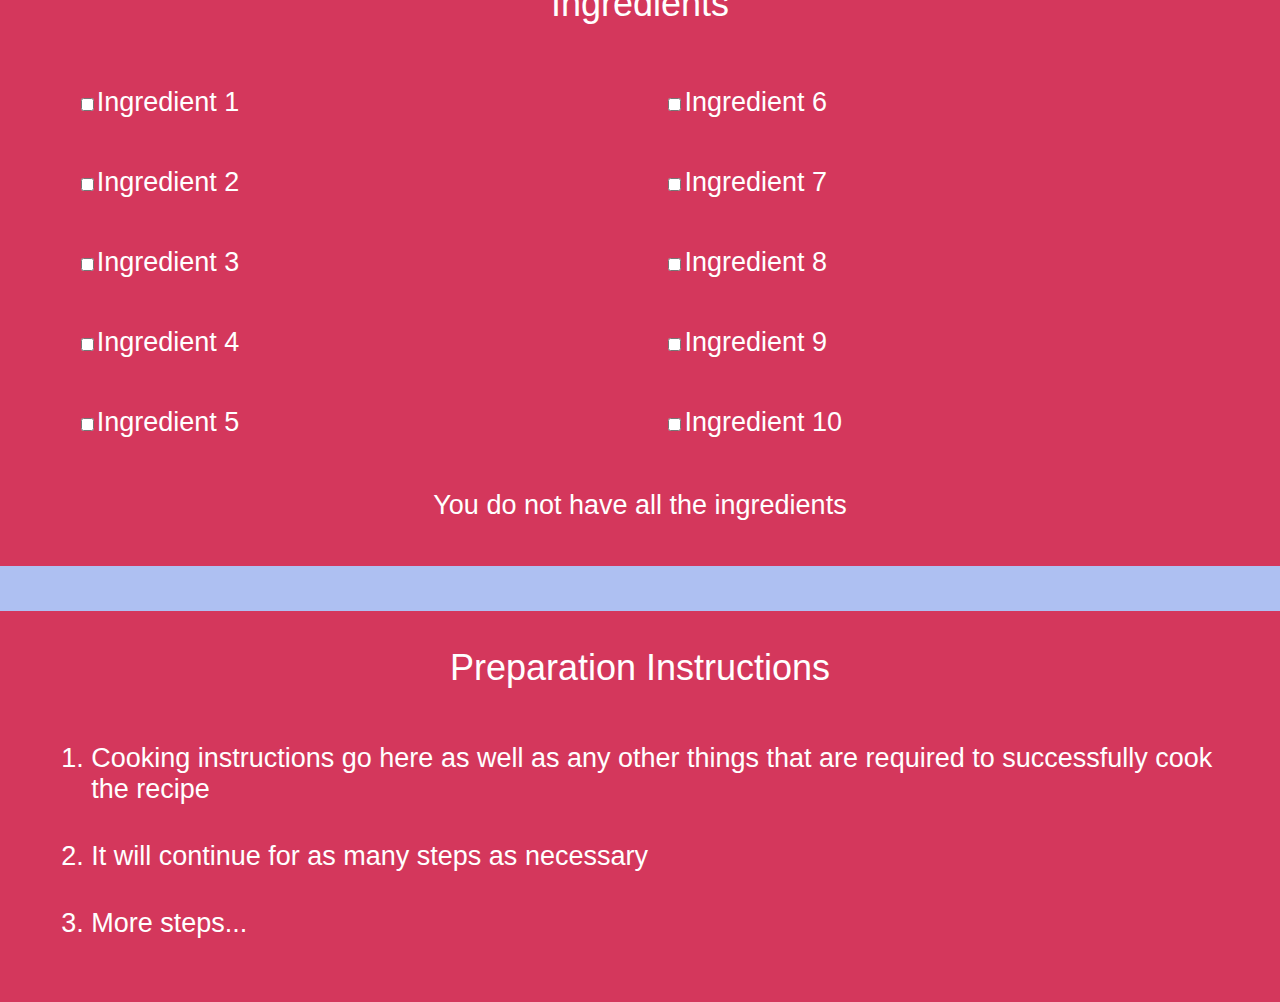
<file: recipes/tacos.html>
<!DOCTYPE html>
<html lang="en">
<head>
<meta charset="utf-8" />
<title>Cooking Assistant - Tacos</title>
<link rel="stylesheet" href="../css/style.css" />
<meta name="viewport" content="width=device-width, initial-scale=1.0, user-scalable=yes">
</head>

<body onload="favCheck()">
	<main class="listContainer">
		<!-- Title Element -->
		<nav class="titleBar">
			<img class="backBtn" src="../img/back.png" onclick="previousPage()">
			<p class="pageTitle" >Tacos</p>
			<img name="tacos" class="favBtn" src="">
		</nav>
		<div class="titleSpacer"></div>
		
		
		<!-- Main image -->
		<img class="recipePage" src="../img/tacos.jpg">
		
		<!-- Difficulty Stats -->
		<section class="textBox" >
			<p class="subTitle" >Difficulty: 3/5</p>
		</section>
		
		
		
		<div class="buffer"></div>
		
		<!-- Ingredients -->
		<section class="textBox">
			<p class="subTitle" >Ingredients</p>
			<table class="ingredientTable">
				<tr>
					<td><label><input type="checkbox" name="ingcheck" onclick='checkboxScan()'/>Ingredient 1</label></td>
					<td><label><input type="checkbox" name="ingcheck" onclick='checkboxScan()'/>Ingredient 6</label></td>
				</tr>
				<tr>
					<td><label><input type="checkbox" name="ingcheck" onclick='checkboxScan()'/>Ingredient 2</label></td>
					<td><label><input type="checkbox" name="ingcheck" onclick='checkboxScan()'/>Ingredient 7</label></td>
				</tr>
				<tr>
					<td><label><input type="checkbox" name="ingcheck" onclick='checkboxScan()'/>Ingredient 3</label></td>
					<td><label><input type="checkbox" name="ingcheck" onclick='checkboxScan()'/>Ingredient 8</label></td>
				</tr>
				<tr>
					<td><label><input type="checkbox" name="ingcheck" onclick='checkboxScan()'/>Ingredient 4</label></td>
					<td><label><input type="checkbox" name="ingcheck" onclick='checkboxScan()'/>Ingredient 9</label></td>
				</tr>
				<tr>
					<td><label><input type="checkbox" name="ingcheck" onclick='checkboxScan()'/>Ingredient 5</label></td>
					<td><label><input type="checkbox" name="ingcheck" onclick='checkboxScan()'/>Ingredient 10</label></td>
				</tr>
			</table>
			
			<p class="ingredientMsg">You do not have all the ingredients</p>
			
		</section>
		
		
		<div class="buffer"></div>
		
		
		<!-- Prep Instructions -->
		<section class="textBox" >
			<p class="subTitle" >Preparation Instructions</p>
			<ol>
				<li>Cooking instructions go here as well as any other things that are required to successfully cook the recipe</li>
				<li>It will continue for as many steps as necessary</li>
				<li>More steps...</li>
			</ol>		
		</section>
		
	</main>
</body>

<script type="text/javascript" src="../js/javascript.js"></script>
</file>
<file: css/style.css>
body {
	margin: 0px;
	background: #aec0f2;
	font-family: Arial, Helvetica, sans-serif;
	font-size: 3vh;
	color: white;
}

.homeContainer {
	height: 100vh;
	display: flex;
	flex-wrap: wrap;
	justify-content: space-between;
}



/* Home Stuff */
.topDiv {
	background: #1b42b5;
	text-align: center;
	height: 48%;
	width: 100%;
}

#logo {
	max-width: 50%;
	max-height: 70%;
	position: relative;
	top: 50%;
	transform: translateY(-50%);
}


.grid {
	width: 49%;
	height: 24%;
	background: #d4375c;
	text-align: center
}

.grid:hover {
	background: #bd2d4f;
}


.icon {
	max-width: 50%;
	max-height: 70%;
	position: relative;
	top: 50%;
	transform: translateY(-50%);
}



/* List Stuff */
.listContainer {
	min-height: 100vh;
	display: flex;
	flex-wrap: wrap;
	flex-direction: column;
	justify-content: flex-start;
}

.titleBar {
	background: #1b42b5;
	height: 10vh;
	width: 100%;
	align-items: center; 
	display: flex;
	position: fixed;
}

.titleBarOffset {
	height: 10%;
	width: 100%;
	align-items: center; 
	display: flex;
}


.backBtn {
	max-height: 8vh;
	margin: 0px 1vh;
}

.pageTitle {
	margin: 0 auto;
	font-family: Arial, Helvetica, sans-serif;
	font-size: 4.5vh;
}

.titleBuffer {
	margin: 0 5vh;
}

.favBtn {
	max-height: 8vh;
	margin: 0 1vh;
}

.titleSpacer {
	margin-bottom: 10vh;
	width: 100%;
}

.searchBar {
	width: 90%;
	height: 5vh;
	margin: 2% auto;
	font-size: 3vh;
}

#recipeTable {
	width: 100%;
	border-collapse:separate; 
	border-spacing:0 1vh;
	text-align: center;
	font-size: 4vh;
}

#recipeTable tr {
	background: #d4375c;
}

#recipeTable tr:hover {
	background: #bd2d4f;
}

#recipeTable tr td:first-child{
    width:1%;
    white-space:nowrap;
}

.listImg {
	max-height: 20vh;
}



/* Recipe page Stuff*/
.recipePage {
	width: 100%;
}

.buffer {
	width: 100%;
	height: 5vh;
}

.textBox {
	width: 92vw;
	background-color: #d4375c;
	padding: 0 4vw 2vh;
}

.subTitle {
	font-size: 4vh;
	text-align: center;
}

.ingredientTable {
	font-size: 3vh;
	width: 100%;
	text-align: left;
	margin: 0;
}

.ingredientTable td {
	width: 50vw;
	padding: 2%;
}

ol li {
	padding: 2vh 0;
}

.ingredientMsg {
	text-align: center;
}


/* Incomplete page */
.textBoxIncomplete {
	width: 92vw;
	background-color: #d4375c;
	padding: 0 4vw 2vh;
	text-align: center;
}

.noticeImg {
	max-width: 70vw;
	max-height: 40vh;
}
</file>
